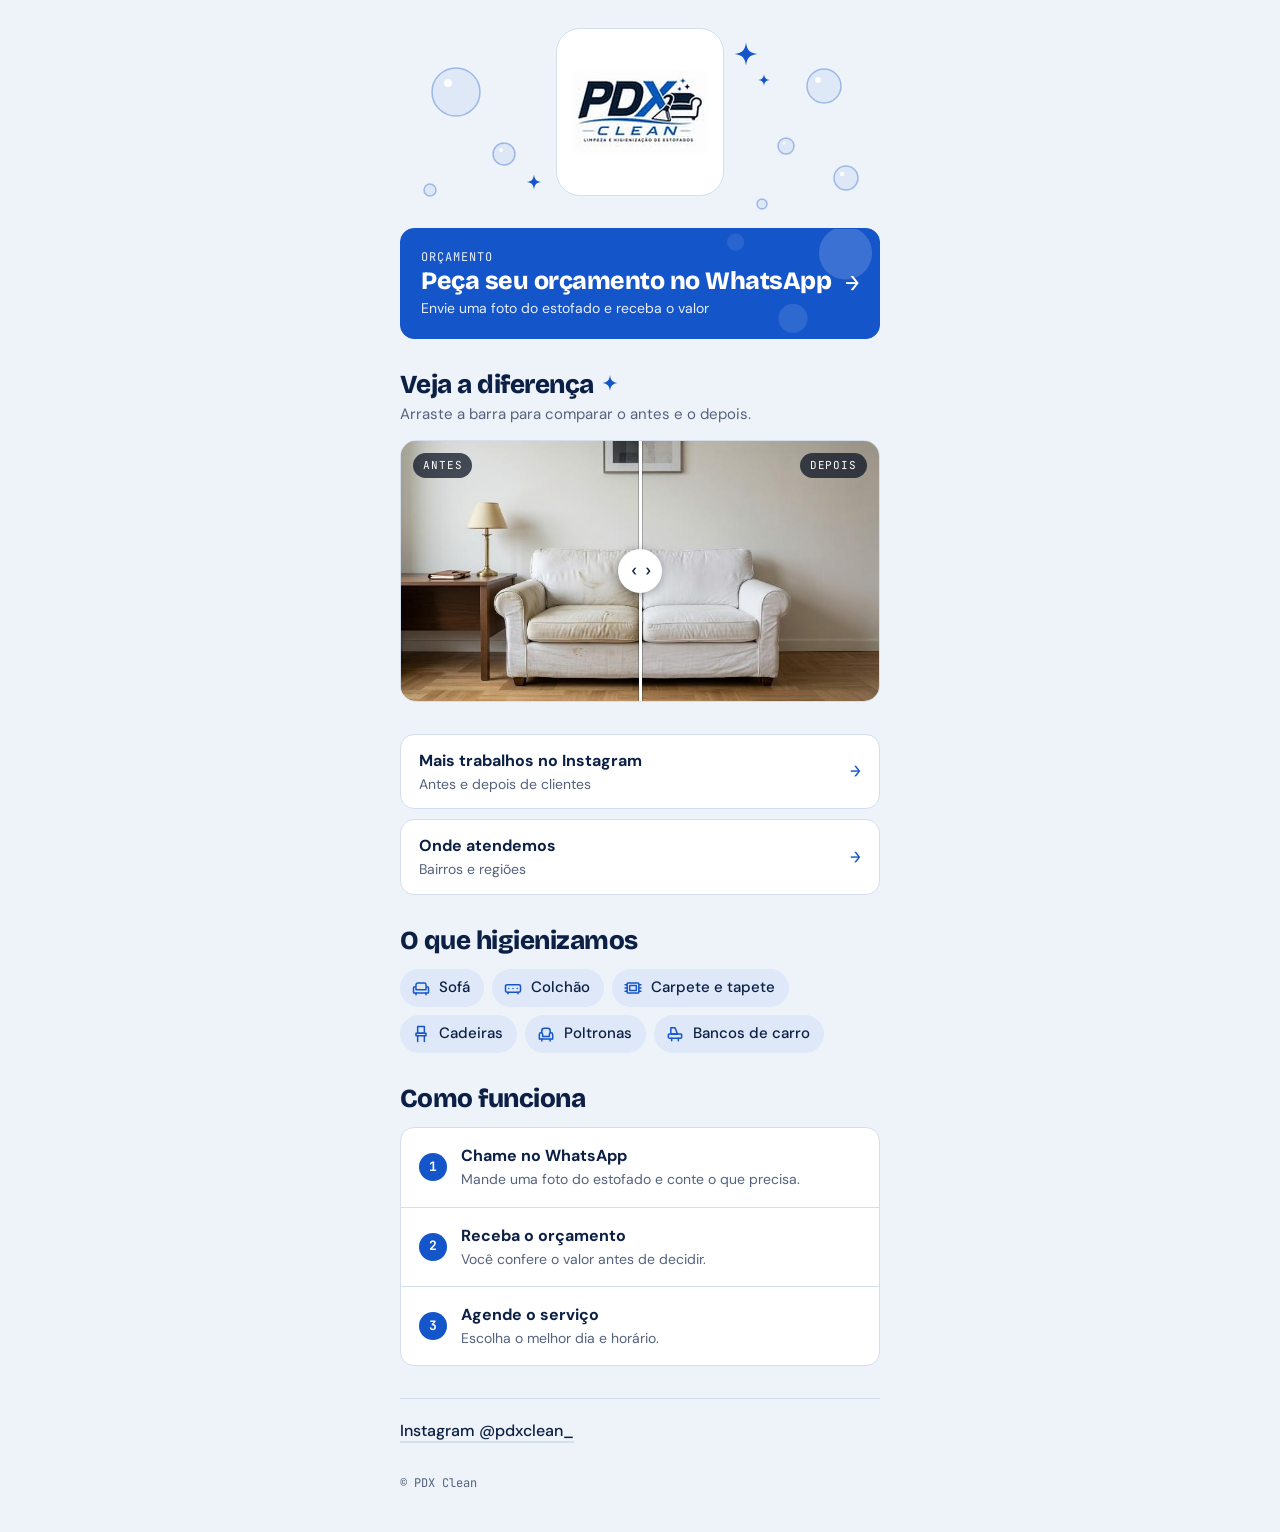
<file: index.html>
<!doctype html>
<html lang="pt-BR">
<head>
<meta charset="utf-8">
<meta name="viewport" content="width=device-width, initial-scale=1, viewport-fit=cover">
<title>PDX Clean | Limpeza e Higienização de Estofados</title>
<meta name="description" content="PDX Clean: limpeza e higienização de sofás, colchões, carpetes, cadeiras, poltronas e bancos de carro. Peça seu orçamento pelo WhatsApp.">
<meta name="theme-color" content="#EEF3FA" media="(prefers-color-scheme: light)">
<meta name="theme-color" content="#08101F" media="(prefers-color-scheme: dark)">
<meta name="color-scheme" content="light dark">
<meta property="og:type" content="website">
<meta property="og:locale" content="pt_BR">
<meta property="og:title" content="PDX Clean | Limpeza e Higienização de Estofados">
<meta property="og:description" content="Veja o antes e depois e peça seu orçamento pelo WhatsApp.">
<meta property="og:image" content="depois.jpg">
<meta name="twitter:card" content="summary_large_image">
<link rel="icon" href="favicon.ico" sizes="any">
<link rel="icon" type="image/png" sizes="32x32" href="favicon-32.png">
<link rel="icon" type="image/png" sizes="192x192" href="favicon-192.png">
<link rel="apple-touch-icon" href="apple-touch-icon.png">
<link rel="preconnect" href="https://fonts.googleapis.com">
<link rel="preconnect" href="https://fonts.gstatic.com" crossorigin>
<link rel="stylesheet" href="https://fonts.googleapis.com/css2?family=Bricolage+Grotesque:opsz,wght@12..96,500;12..96,700;12..96,800&amp;family=DM+Sans:wght@400;500;700&amp;family=JetBrains+Mono:wght@500&amp;display=swap">
<style>
/* PDX Clean - link na bio
 Layout: coluna única de 480px. Logo, botão de orçamento, slider antes/depois, links, serviços, passo a passo, redes */
:root {
  --bg: #EEF3FA;
  --surface: #FFFFFF;
  --ink: #0C1F44;
  --muted: #54627D;
  --line: #D5DEEC;
  --accent: #1456C9;
  --on-accent: #FFFFFF;
  --chip: #DEE8F8;
  --logo-bg: #FFFFFF;
  --font-display: "Bricolage Grotesque", "Arial Black", system-ui, sans-serif;
  --font-body: "DM Sans", system-ui, -apple-system, "Segoe UI", sans-serif;
  --font-mono: "JetBrains Mono", ui-monospace, Menlo, monospace;
}
@media (prefers-color-scheme: dark) {
  :root:not([data-theme="light"]) {
    --bg: #08101F; --surface: #0F1A30; --ink: #E8EEFA; --muted: #92A1BF;
    --line: #1D2C4A; --accent: #5B9BFF; --on-accent: #06101F; --chip: #15233F; color-scheme: dark;
  }
}
:root[data-theme="dark"] {
  --bg: #08101F; --surface: #0F1A30; --ink: #E8EEFA; --muted: #92A1BF;
  --line: #1D2C4A; --accent: #5B9BFF; --on-accent: #06101F; --chip: #15233F; color-scheme: dark;
}

* { box-sizing: border-box; }
body {
  background: var(--bg);
  color: var(--ink);
  font-family: var(--font-body);
  font-size: 16px;
  line-height: 1.45;
  padding-block: 20px 32px;
  padding-left: max(16px, env(safe-area-inset-left, 0px));
  padding-right: max(16px, env(safe-area-inset-right, 0px));
}
main { width: 100%; max-width: 480px; margin-inline: auto; display: flex; flex-direction: column; gap: 32px; }

.brand { margin: 0; position: relative; }
.deco { position: absolute; top: 0; left: 0; width: 100%; height: 190px; overflow: hidden; pointer-events: none; }
.deco svg { display: block; width: 100%; height: 100%; }
.deco .b { fill: var(--accent); fill-opacity: .07; stroke: var(--accent); stroke-opacity: .35; stroke-width: 1.5; }
.deco .h { fill: var(--surface); fill-opacity: .9; }
.deco .s { fill: var(--accent); }
.sr { position: absolute; width: 1px; height: 1px; margin: -1px; padding: 0; overflow: hidden; clip-path: inset(50%); white-space: nowrap; border: 0; }
.logo {
  position: relative; z-index: 1;
  width: 168px; max-width: 100%; aspect-ratio: 1 / 1; margin-inline: auto; padding: 14px;
  background: var(--logo-bg); border: 1px solid var(--line); border-radius: 24px;
  display: grid; place-items: center;
}
.logo img { width: 100%; height: auto; aspect-ratio: 520 / 312; display: block; }

a.link {
  display: flex; align-items: center; justify-content: space-between; gap: 12px;
  min-height: 64px; padding: 14px 18px;
  background: var(--surface); color: var(--ink);
  border: 1px solid var(--line); border-radius: 14px;
  text-decoration: none;
  transition: transform .15s ease, border-color .15s ease;
}
a.link:hover { transform: translateY(-2px); border-color: var(--accent); }
a.link:focus-visible, .social a:focus-visible { outline: 3px solid var(--accent); outline-offset: 3px; }
.txt { min-width: 0; display: flex; flex-direction: column; gap: 2px; }
.title { font-weight: 700; font-size: 16px; }
.sub { font-size: 14px; color: var(--muted); }
.arrow { flex: none; font-family: var(--font-mono); font-size: 18px; color: var(--accent); }

a.link.main {
  background: var(--accent); color: var(--on-accent); border-color: var(--accent);
  min-height: 104px; padding: 20px;
}
a.link.main .title { font-family: var(--font-display); font-size: 25px; font-weight: 800; letter-spacing: -0.02em; line-height: 1.1; text-wrap: balance; }
a.link.main .sub { color: var(--on-accent); opacity: .9; }
a.link.main .arrow { color: var(--on-accent); font-size: 24px; }
a.link.main:hover { border-color: var(--ink); }
a.link.main {
  background-image:
    radial-gradient(circle at 93% 22%, rgba(255,255,255,.16) 0 26px, transparent 27px),
    radial-gradient(circle at 82% 82%, rgba(255,255,255,.11) 0 14px, transparent 15px),
    radial-gradient(circle at 70% 12%, rgba(255,255,255,.09) 0 8px, transparent 9px);
}
a.link.main .arrow { position: relative; }
.tag { font-family: var(--font-mono); font-size: 12px; letter-spacing: .08em; text-transform: uppercase; opacity: .9; }

h2 { margin: 0; font-family: var(--font-display); font-weight: 800; font-size: 26px; letter-spacing: -0.02em; line-height: 1.1; }
.section-head { display: flex; flex-direction: column; gap: 4px; margin-bottom: 14px; }
.section-head p { margin: 0; color: var(--muted); font-size: 15px; }

/* Slider antes e depois */
.ba {
  --pos: 50%;
  position: relative; aspect-ratio: 720 / 393; max-width: 100%;
  border-radius: 16px; overflow: hidden; border: 1px solid var(--line);
  background: var(--surface); user-select: none; -webkit-user-select: none;
}
.ba img { position: absolute; inset: 0; width: 100%; height: 100%; object-fit: cover; display: block; pointer-events: none; }
.ba .before { clip-path: inset(0 calc(100% - var(--pos)) 0 0); }
.ba .label {
  position: absolute; top: 12px; padding: 5px 10px; border-radius: 999px;
  font-family: var(--font-mono); font-size: 11px; letter-spacing: .08em; text-transform: uppercase;
  background: rgba(8, 16, 31, .72); color: #FFFFFF; pointer-events: none;
}
.ba .label.l { left: 12px; }
.ba .label.r { right: 12px; }
.ba .divider {
  position: absolute; top: 0; bottom: 0; left: var(--pos); width: 3px; margin-left: -1.5px;
  background: #FFFFFF; box-shadow: 0 0 0 1px rgba(8, 16, 31, .25); pointer-events: none;
}
.ba .knob {
  position: absolute; top: 50%; left: var(--pos); width: 44px; height: 44px; margin: -22px 0 0 -22px;
  border-radius: 50%; background: #FFFFFF; color: #0C1F44; display: grid; place-items: center;
  font-family: var(--font-mono); font-size: 14px; font-weight: 700; letter-spacing: -1px;
  box-shadow: 0 2px 10px rgba(8, 16, 31, .35); pointer-events: none;
}
.ba input {
  position: absolute; inset: 0; width: 100%; height: 100%; margin: 0; opacity: 0;
  cursor: ew-resize; touch-action: pan-y; -webkit-appearance: none; appearance: none;
}
.ba:focus-within { outline: 3px solid var(--accent); outline-offset: 3px; }

.links { display: flex; flex-direction: column; gap: 10px; padding: 0; margin: 0; list-style: none; }

.chips { display: flex; flex-wrap: wrap; gap: 8px; padding: 0; margin: 0; list-style: none; }
.chips li { display: inline-flex; align-items: center; gap: 8px; padding: 8px 14px 8px 11px; border-radius: 999px; background: var(--chip); font-weight: 500; font-size: 15px; }
.chips svg { flex: none; width: 20px; height: 20px; fill: none; stroke: var(--accent); stroke-width: 1.8; stroke-linecap: round; stroke-linejoin: round; }
.spark { display: inline-block; width: 16px; height: 16px; margin-left: 8px; vertical-align: 2px; fill: var(--accent); }

.steps { display: flex; flex-direction: column; gap: 0; padding: 0; margin: 0; list-style: none; counter-reset: passo; border: 1px solid var(--line); border-radius: 14px; background: var(--surface); }
.steps li { counter-increment: passo; display: flex; gap: 14px; align-items: baseline; padding: 16px 18px; }
.steps li + li { border-top: 1px solid var(--line); }
.steps li::before { content: counter(passo); flex: none; width: 28px; height: 28px; border-radius: 50%; background: var(--accent); color: var(--on-accent); display: grid; place-items: center; font-family: var(--font-mono); font-size: 13px; font-weight: 700; align-self: center; }
.steps b { display: block; font-size: 16px; }
.steps span { color: var(--muted); font-size: 14px; }

.social { display: flex; flex-wrap: wrap; gap: 8px 20px; border-top: 1px solid var(--line); padding-top: 20px; }
.social a { color: var(--ink); font-weight: 500; text-decoration: underline; text-decoration-color: var(--line); text-underline-offset: 5px; text-decoration-thickness: 2px; }
.social a:hover { text-decoration-color: var(--accent); }
footer { font-family: var(--font-mono); font-size: 12px; color: var(--muted); }

@media (prefers-reduced-motion: reduce) { a.link { transition: none; } a.link:hover { transform: none; } }
</style>
</head>
<body>
<main>
  <header class="brand">
    <div class="deco" aria-hidden="true">
      <svg width="480" height="190" viewBox="0 0 480 190" preserveAspectRatio="xMidYMin slice" focusable="false">
        <circle class="b" cx="56" cy="64" r="24"/><circle class="h" cx="48" cy="55" r="4"/>
        <circle class="b" cx="104" cy="126" r="11"/><circle class="h" cx="101" cy="122" r="2"/>
        <circle class="b" cx="30" cy="162" r="6"/>
        <circle class="b" cx="424" cy="58" r="17"/><circle class="h" cx="418" cy="52" r="3"/>
        <circle class="b" cx="386" cy="118" r="8"/><circle class="h" cx="384" cy="115" r="1.6"/>
        <circle class="b" cx="446" cy="150" r="12"/><circle class="h" cx="442" cy="146" r="2.2"/>
        <circle class="b" cx="362" cy="176" r="5"/>
        <path class="s" transform="translate(346 26) scale(1.15)" d="M0-10C1-3 3-1 10 0 3 1 1 3 0 10-1 3-3 1-10 0-3-1-1-3 0-10z"/>
        <path class="s" transform="translate(364 52) scale(.6)" d="M0-10C1-3 3-1 10 0 3 1 1 3 0 10-1 3-3 1-10 0-3-1-1-3 0-10z"/>
        <path class="s" transform="translate(134 154) scale(.75)" d="M0-10C1-3 3-1 10 0 3 1 1 3 0 10-1 3-3 1-10 0-3-1-1-3 0-10z"/>
      </svg>
    </div>
    <h1 class="sr">PDX Clean, limpeza e higienização de estofados</h1>
    <div class="logo"><img src="logo.png" fetchpriority="high" decoding="async" alt="PDX Clean, limpeza e higienização de estofados" width="520" height="312"></div>
  </header>

  <a class="link main" href="https://w.app/pdxclean" target="_blank" rel="noopener">
    <span class="txt">
      <span class="tag">Orçamento</span>
      <span class="title">Peça seu orçamento no WhatsApp</span>
      <span class="sub">Envie uma foto do estofado e receba o valor</span>
    </span>
    <span class="arrow" aria-hidden="true">→</span>
  </a>

  <section aria-labelledby="diferenca">
    <div class="section-head">
      <h2 id="diferenca">Veja a diferença<svg class="spark" width="16" height="16" viewBox="-10 -10 20 20" aria-hidden="true" focusable="false"><path d="M0-10C1-3 3-1 10 0 3 1 1 3 0 10-1 3-3 1-10 0-3-1-1-3 0-10z"/></svg></h2>
      <p>Arraste a barra para comparar o antes e o depois.</p>
    </div>
    <div class="ba" id="ba">
      <img class="after" loading="lazy" decoding="async" src="depois.jpg" alt="Sofá branco limpo, depois da higienização" width="720" height="393">
      <img class="before" loading="lazy" decoding="async" src="antes.jpg" alt="Sofá branco com manchas, antes da higienização" width="720" height="393">
      <span class="label l">Antes</span>
      <span class="label r">Depois</span>
      <span class="divider" aria-hidden="true"></span>
      <span class="knob" aria-hidden="true">‹ ›</span>
      <input id="ba-range" type="range" min="0" max="100" value="50" step="1" aria-label="Comparar antes e depois do sofá">
    </div>
  </section>

  <ul class="links">
    <li>
      <a class="link" href="https://www.instagram.com/pdxclean_/" target="_blank" rel="noopener">
        <span class="txt"><span class="title">Mais trabalhos no Instagram</span><span class="sub">Antes e depois de clientes</span></span>
        <span class="arrow" aria-hidden="true">→</span>
      </a>
    </li>
    <li>
      <a class="link" href="https://www.google.com/maps/place/Guaratiba,+Rio+de+Janeiro+-+RJ/@-22.9923371,-43.6517596,12.64z/data=!4m6!3m5!1s0x9bef0baeaeecdf:0x334a9683450ee4d9!8m2!3d-22.9611952!4d-43.6120746!16zL20vMDdqODRq?entry=ttu&amp;g_ep=EgoyMDI2MTAyMC4wIKXMDSoASAFQAw%3D%3D" target="_blank" rel="noopener">
        <span class="txt"><span class="title">Onde atendemos</span><span class="sub">Bairros e regiões</span></span>
        <span class="arrow" aria-hidden="true">→</span>
      </a>
    </li>
  </ul>

  <section aria-labelledby="servicos">
    <div class="section-head"><h2 id="servicos">O que higienizamos</h2></div>
    <ul class="chips">
      <li><svg width="20" height="20" viewBox="0 0 24 24" aria-hidden="true" focusable="false"><path d="M6 10V8a2 2 0 0 1 2-2h8a2 2 0 0 1 2 2v2"/><path d="M3 12a1.5 1.5 0 0 1 3 0v2h12v-2a1.5 1.5 0 0 1 3 0v5a1 1 0 0 1-1 1H4a1 1 0 0 1-1-1z"/><path d="M6 18v2M18 18v2"/></svg>Sofá</li>
      <li><svg width="20" height="20" viewBox="0 0 24 24" aria-hidden="true" focusable="false"><rect x="3" y="8" width="18" height="9" rx="2"/><path d="M7 12.5h.01M12 12.5h.01M17 12.5h.01"/><path d="M6 17v2M18 17v2"/></svg>Colchão</li>
      <li><svg width="20" height="20" viewBox="0 0 24 24" aria-hidden="true" focusable="false"><rect x="5" y="6" width="14" height="12" rx="1"/><rect x="8" y="9" width="8" height="6" rx=".5"/><path d="M2.5 8H5M2.5 12H5M2.5 16H5M19 8h2.5M19 12h2.5M19 16h2.5"/></svg>Carpete e tapete</li>
      <li><svg width="20" height="20" viewBox="0 0 24 24" aria-hidden="true" focusable="false"><path d="M8 3h8v8H8z"/><path d="M6 11h12v3H6z"/><path d="M8 14v7M16 14v7"/></svg>Cadeiras</li>
      <li><svg width="20" height="20" viewBox="0 0 24 24" aria-hidden="true" focusable="false"><path d="M7 10V8a3 3 0 0 1 3-3h4a3 3 0 0 1 3 3v2"/><path d="M4 12.5a2 2 0 0 1 4 0V15h8v-2.5a2 2 0 0 1 4 0V18H4z"/><path d="M7 18v2.5M17 18v2.5"/></svg>Poltronas</li>
      <li><svg width="20" height="20" viewBox="0 0 24 24" aria-hidden="true" focusable="false"><path d="M7 4.5h5l3 7.5H7z"/><path d="M5 12h14a1 1 0 0 1 1 1v2.5a1.5 1.5 0 0 1-1.5 1.5h-13A1.5 1.5 0 0 1 4 15.5V13a1 1 0 0 1 1-1z"/><path d="M8 17v3M16 17v3"/></svg>Bancos de carro</li>
    </ul>
  </section>

  <section aria-labelledby="como">
    <div class="section-head"><h2 id="como">Como funciona</h2></div>
    <ol class="steps">
      <li><div><b>Chame no WhatsApp</b><span>Mande uma foto do estofado e conte o que precisa.</span></div></li>
      <li><div><b>Receba o orçamento</b><span>Você confere o valor antes de decidir.</span></div></li>
      <li><div><b>Agende o serviço</b><span>Escolha o melhor dia e horário.</span></div></li>
    </ol>
  </section>

  <nav class="social" aria-label="Redes sociais">
    <a href="https://www.instagram.com/pdxclean_/" target="_blank" rel="noopener">Instagram @pdxclean_</a>
  </nav>

  <footer>© PDX Clean</footer>
</main>
<script>
(function () {
  var box = document.getElementById('ba');
  var range = document.getElementById('ba-range');
  function set() { box.style.setProperty('--pos', range.value + '%'); }
  range.addEventListener('input', set);
  set();
})();
</script>
</body>
</html>
</file>
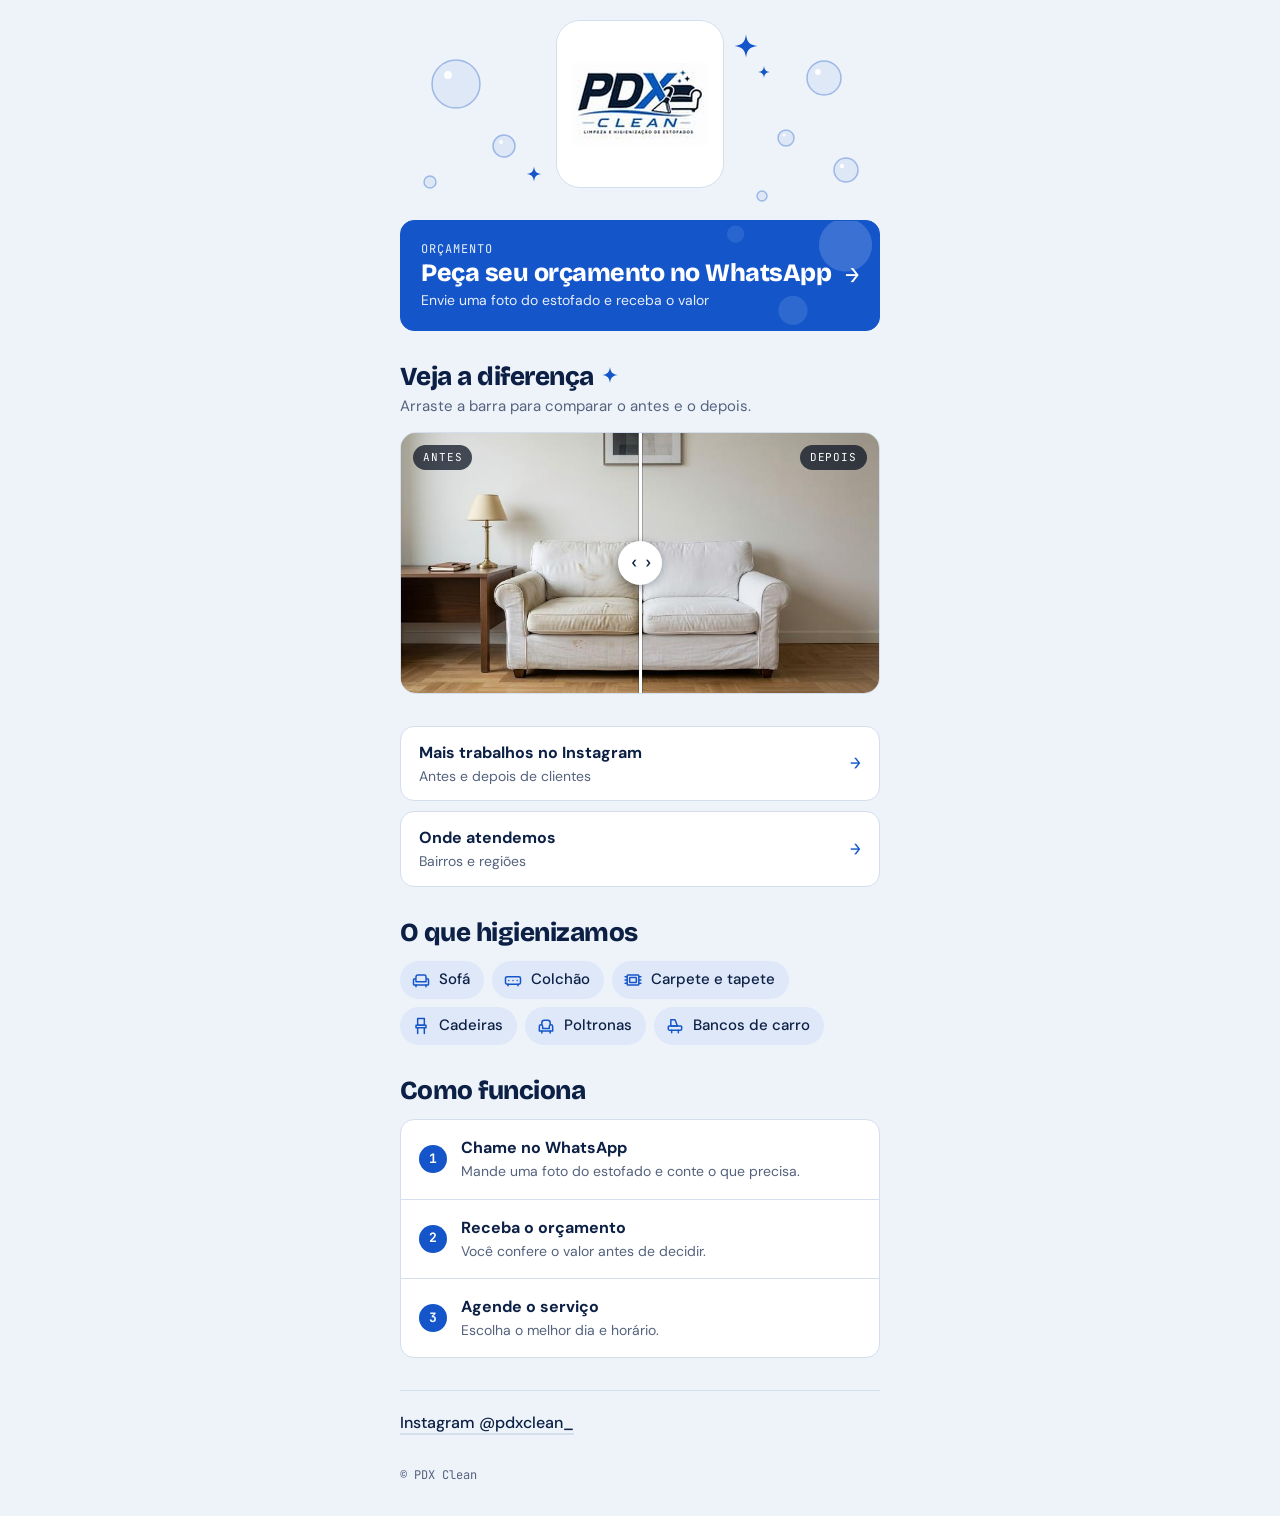
<file: Link na Bio.html>
<!doctype html><html><head><meta charset=utf8><meta name=viewport content="width=device-width,initial-scale=1,viewport-fit=cover"><style>:root{color-scheme:light;box-sizing:border-box;padding-top:env(safe-area-inset-top,0px);padding-bottom:env(safe-area-inset-bottom,0px)}html{scroll-padding-top:env(safe-area-inset-top,0px)}body{margin:0;padding:0;font:14px -apple-system,BlinkMacSystemFont,sans-serif;background:#fff;color:#000}img{max-width:100%}[hidden]:not([hidden=until-found i]){display:none!important}</style></head><body>
<title>Link na Bio</title>
<meta name="claude:viewport-fit-sides" content="cover">
<link rel="preconnect" href="https://fonts.googleapis.com">
<link rel="preconnect" href="https://fonts.gstatic.com" crossorigin>
<link rel="stylesheet" href="https://fonts.googleapis.com/css2?family=Bricolage+Grotesque:opsz,wght@12..96,500;12..96,700;12..96,800&family=DM+Sans:wght@400;500;700&family=JetBrains+Mono:wght@500&display=swap">
<style>
  /* Layout: coluna única de 480px. Marca e logo, botão de orçamento, slider antes/depois, links, serviços, passo a passo, redes */
  :root {
    --bg: #EEF3FA;
    --surface: #FFFFFF;
    --ink: #0C1F44;
    --muted: #54627D;
    --line: #D5DEEC;
    --accent: #1456C9;
    --on-accent: #FFFFFF;
    --chip: #DEE8F8;
    --logo-bg: #FFFFFF;
    --font-display: "Bricolage Grotesque", "Arial Black", system-ui, sans-serif;
    --font-body: "DM Sans", system-ui, -apple-system, "Segoe UI", sans-serif;
    --font-mono: "JetBrains Mono", ui-monospace, Menlo, monospace;
  }
  @media (prefers-color-scheme: dark) {
    :root:not([data-theme="light"]) {
      --bg: #08101F; --surface: #0F1A30; --ink: #E8EEFA; --muted: #92A1BF;
      --line: #1D2C4A; --accent: #5B9BFF; --on-accent: #06101F; --chip: #15233F; color-scheme: dark;
    }
  }
  :root[data-theme="dark"] {
    --bg: #08101F; --surface: #0F1A30; --ink: #E8EEFA; --muted: #92A1BF;
    --line: #1D2C4A; --accent: #5B9BFF; --on-accent: #06101F; --chip: #15233F; color-scheme: dark;
  }

  * { box-sizing: border-box; }
  body {
    background: var(--bg);
    color: var(--ink);
    font-family: var(--font-body);
    font-size: 16px;
    line-height: 1.45;
    padding-block: 20px 32px;
    padding-left: max(16px, env(safe-area-inset-left, 0px));
    padding-right: max(16px, env(safe-area-inset-right, 0px));
  }
  main { width: 100%; max-width: 480px; margin-inline: auto; display: flex; flex-direction: column; gap: 32px; }

  .brand { margin: 0; position: relative; }
  .deco { position: absolute; top: 0; left: 0; width: 100%; height: 190px; overflow: hidden; pointer-events: none; }
  .deco svg { display: block; width: 100%; height: 100%; }
  .deco .b { fill: var(--accent); fill-opacity: .07; stroke: var(--accent); stroke-opacity: .35; stroke-width: 1.5; }
  .deco .h { fill: var(--surface); fill-opacity: .9; }
  .deco .s { fill: var(--accent); }
  .sr { position: absolute; width: 1px; height: 1px; margin: -1px; padding: 0; overflow: hidden; clip-path: inset(50%); white-space: nowrap; border: 0; }
  .logo {
    position: relative; z-index: 1;
    width: 168px; max-width: 100%; aspect-ratio: 1 / 1; margin-inline: auto; padding: 14px;
    background: var(--logo-bg); border: 1px solid var(--line); border-radius: 24px;
    display: grid; place-items: center;
  }
  .logo img { width: 100%; height: auto; aspect-ratio: 520 / 312; display: block; }

  a.link {
    display: flex; align-items: center; justify-content: space-between; gap: 12px;
    min-height: 64px; padding: 14px 18px;
    background: var(--surface); color: var(--ink);
    border: 1px solid var(--line); border-radius: 14px;
    text-decoration: none;
    transition: transform .15s ease, border-color .15s ease;
  }
  a.link:hover { transform: translateY(-2px); border-color: var(--accent); }
  a.link:focus-visible, .social a:focus-visible { outline: 3px solid var(--accent); outline-offset: 3px; }
  .txt { min-width: 0; display: flex; flex-direction: column; gap: 2px; }
  .title { font-weight: 700; font-size: 16px; }
  .sub { font-size: 14px; color: var(--muted); }
  .arrow { flex: none; font-family: var(--font-mono); font-size: 18px; color: var(--accent); }

  a.link.main {
    background: var(--accent); color: var(--on-accent); border-color: var(--accent);
    min-height: 104px; padding: 20px;
  }
  a.link.main .title { font-family: var(--font-display); font-size: 25px; font-weight: 800; letter-spacing: -0.02em; line-height: 1.1; text-wrap: balance; }
  a.link.main .sub { color: var(--on-accent); opacity: .9; }
  a.link.main .arrow { color: var(--on-accent); font-size: 24px; }
  a.link.main:hover { border-color: var(--ink); }
  a.link.main {
    background-image:
      radial-gradient(circle at 93% 22%, rgba(255,255,255,.16) 0 26px, transparent 27px),
      radial-gradient(circle at 82% 82%, rgba(255,255,255,.11) 0 14px, transparent 15px),
      radial-gradient(circle at 70% 12%, rgba(255,255,255,.09) 0 8px, transparent 9px);
  }
  a.link.main .arrow { position: relative; }
  .tag { font-family: var(--font-mono); font-size: 12px; letter-spacing: .08em; text-transform: uppercase; opacity: .9; }

  h2 { margin: 0; font-family: var(--font-display); font-weight: 800; font-size: 26px; letter-spacing: -0.02em; line-height: 1.1; }
  .section-head { display: flex; flex-direction: column; gap: 4px; margin-bottom: 14px; }
  .section-head p { margin: 0; color: var(--muted); font-size: 15px; }

  /* Slider antes e depois */
  .ba {
    --pos: 50%;
    position: relative; aspect-ratio: 720 / 393; max-width: 100%;
    border-radius: 16px; overflow: hidden; border: 1px solid var(--line);
    background: var(--surface); user-select: none; -webkit-user-select: none;
  }
  .ba img { position: absolute; inset: 0; width: 100%; height: 100%; object-fit: cover; display: block; pointer-events: none; }
  .ba .before { clip-path: inset(0 calc(100% - var(--pos)) 0 0); }
  .ba .label {
    position: absolute; top: 12px; padding: 5px 10px; border-radius: 999px;
    font-family: var(--font-mono); font-size: 11px; letter-spacing: .08em; text-transform: uppercase;
    background: rgba(8, 16, 31, .72); color: #FFFFFF; pointer-events: none;
  }
  .ba .label.l { left: 12px; }
  .ba .label.r { right: 12px; }
  .ba .divider {
    position: absolute; top: 0; bottom: 0; left: var(--pos); width: 3px; margin-left: -1.5px;
    background: #FFFFFF; box-shadow: 0 0 0 1px rgba(8, 16, 31, .25); pointer-events: none;
  }
  .ba .knob {
    position: absolute; top: 50%; left: var(--pos); width: 44px; height: 44px; margin: -22px 0 0 -22px;
    border-radius: 50%; background: #FFFFFF; color: #0C1F44; display: grid; place-items: center;
    font-family: var(--font-mono); font-size: 14px; font-weight: 700; letter-spacing: -1px;
    box-shadow: 0 2px 10px rgba(8, 16, 31, .35); pointer-events: none;
  }
  .ba input {
    position: absolute; inset: 0; width: 100%; height: 100%; margin: 0; opacity: 0;
    cursor: ew-resize; touch-action: pan-y; -webkit-appearance: none; appearance: none;
  }
  .ba:focus-within { outline: 3px solid var(--accent); outline-offset: 3px; }

  .links { display: flex; flex-direction: column; gap: 10px; padding: 0; margin: 0; list-style: none; }

  .chips { display: flex; flex-wrap: wrap; gap: 8px; padding: 0; margin: 0; list-style: none; }
  .chips li { display: inline-flex; align-items: center; gap: 8px; padding: 8px 14px 8px 11px; border-radius: 999px; background: var(--chip); font-weight: 500; font-size: 15px; }
  .chips svg { flex: none; width: 20px; height: 20px; fill: none; stroke: var(--accent); stroke-width: 1.8; stroke-linecap: round; stroke-linejoin: round; }
  .spark { display: inline-block; width: 16px; height: 16px; margin-left: 8px; vertical-align: 2px; fill: var(--accent); }

  .steps { display: flex; flex-direction: column; gap: 0; padding: 0; margin: 0; list-style: none; counter-reset: passo; border: 1px solid var(--line); border-radius: 14px; background: var(--surface); }
  .steps li { counter-increment: passo; display: flex; gap: 14px; align-items: baseline; padding: 16px 18px; }
  .steps li + li { border-top: 1px solid var(--line); }
  .steps li::before { content: counter(passo); flex: none; width: 28px; height: 28px; border-radius: 50%; background: var(--accent); color: var(--on-accent); display: grid; place-items: center; font-family: var(--font-mono); font-size: 13px; font-weight: 700; align-self: center; }
  .steps b { display: block; font-size: 16px; }
  .steps span { color: var(--muted); font-size: 14px; }

  .social { display: flex; flex-wrap: wrap; gap: 8px 20px; border-top: 1px solid var(--line); padding-top: 20px; }
  .social a { color: var(--ink); font-weight: 500; text-decoration: underline; text-decoration-color: var(--line); text-underline-offset: 5px; text-decoration-thickness: 2px; }
  .social a:hover { text-decoration-color: var(--accent); }
  footer { font-family: var(--font-mono); font-size: 12px; color: var(--muted); }

  @media (prefers-reduced-motion: reduce) { a.link { transition: none; } a.link:hover { transform: none; } }
</style>

<main>
  <header class="brand">
    <div class="deco" aria-hidden="true">
      <svg viewBox="0 0 480 190" preserveAspectRatio="xMidYMin slice" focusable="false">
        <circle class="b" cx="56" cy="64" r="24"/><circle class="h" cx="48" cy="55" r="4"/>
        <circle class="b" cx="104" cy="126" r="11"/><circle class="h" cx="101" cy="122" r="2"/>
        <circle class="b" cx="30" cy="162" r="6"/>
        <circle class="b" cx="424" cy="58" r="17"/><circle class="h" cx="418" cy="52" r="3"/>
        <circle class="b" cx="386" cy="118" r="8"/><circle class="h" cx="384" cy="115" r="1.6"/>
        <circle class="b" cx="446" cy="150" r="12"/><circle class="h" cx="442" cy="146" r="2.2"/>
        <circle class="b" cx="362" cy="176" r="5"/>
        <path class="s" transform="translate(346 26) scale(1.15)" d="M0-10C1-3 3-1 10 0 3 1 1 3 0 10-1 3-3 1-10 0-3-1-1-3 0-10z"/>
        <path class="s" transform="translate(364 52) scale(.6)" d="M0-10C1-3 3-1 10 0 3 1 1 3 0 10-1 3-3 1-10 0-3-1-1-3 0-10z"/>
        <path class="s" transform="translate(134 154) scale(.75)" d="M0-10C1-3 3-1 10 0 3 1 1 3 0 10-1 3-3 1-10 0-3-1-1-3 0-10z"/>
      </svg>
    </div>
    <h1 class="sr">PDX Clean, limpeza e higienização de estofados</h1>
    <div class="logo"><img src="[data-uri]" alt="PDX Clean, limpeza e higienização de estofados" width="520" height="312"></div>
  </header>

  <a class="link main" href="https://w.app/pdxclean" target="_blank" rel="noopener">
    <span class="txt">
      <span class="tag">Orçamento</span>
      <span class="title">Peça seu orçamento no WhatsApp</span>
      <span class="sub">Envie uma foto do estofado e receba o valor</span>
    </span>
    <span class="arrow" aria-hidden="true">→</span>
  </a>

  <section aria-labelledby="diferenca">
    <div class="section-head">
      <h2 id="diferenca">Veja a diferença<svg class="spark" viewBox="-10 -10 20 20" aria-hidden="true" focusable="false"><path d="M0-10C1-3 3-1 10 0 3 1 1 3 0 10-1 3-3 1-10 0-3-1-1-3 0-10z"/></svg></h2>
      <p>Arraste a barra para comparar o antes e o depois.</p>
    </div>
    <div class="ba" id="ba">
      <img class="after" src="[data-uri]" alt="Sofá branco limpo, depois da higienização" width="720" height="393">
      <img class="before" src="[data-uri]" alt="Sofá branco com manchas, antes da higienização" width="720" height="393">
      <span class="label l">Antes</span>
      <span class="label r">Depois</span>
      <span class="divider" aria-hidden="true"></span>
      <span class="knob" aria-hidden="true">‹ ›</span>
      <input id="ba-range" type="range" min="0" max="100" value="50" step="1" aria-label="Comparar antes e depois do sofá">
    </div>
  </section>

  <ul class="links">
    <li>
      <a class="link" href="https://www.instagram.com/pdxclean_/" target="_blank" rel="noopener">
        <span class="txt"><span class="title">Mais trabalhos no Instagram</span><span class="sub">Antes e depois de clientes</span></span>
        <span class="arrow" aria-hidden="true">→</span>
      </a>
    </li>
    <li>
      <a class="link" href="https://www.google.com/maps/place/Guaratiba,+Rio+de+Janeiro+-+RJ/@-22.9923371,-43.6517596,12.64z/data=!4m6!3m5!1s0x9bef0baeaeecdf:0x334a9683450ee4d9!8m2!3d-22.9611952!4d-43.6120746!16zL20vMDdqODRq?entry=ttu&amp;g_ep=EgoyMDI2MTAyMC4wIKXMDSoASAFQAw%3D%3D" target="_blank" rel="noopener">
        <span class="txt"><span class="title">Onde atendemos</span><span class="sub">Bairros e regiões</span></span>
        <span class="arrow" aria-hidden="true">→</span>
      </a>
    </li>
  </ul>

  <section aria-labelledby="servicos">
    <div class="section-head"><h2 id="servicos">O que higienizamos</h2></div>
    <ul class="chips">
      <li><svg viewBox="0 0 24 24" aria-hidden="true" focusable="false"><path d="M6 10V8a2 2 0 0 1 2-2h8a2 2 0 0 1 2 2v2"/><path d="M3 12a1.5 1.5 0 0 1 3 0v2h12v-2a1.5 1.5 0 0 1 3 0v5a1 1 0 0 1-1 1H4a1 1 0 0 1-1-1z"/><path d="M6 18v2M18 18v2"/></svg>Sofá</li>
      <li><svg viewBox="0 0 24 24" aria-hidden="true" focusable="false"><rect x="3" y="8" width="18" height="9" rx="2"/><path d="M7 12.5h.01M12 12.5h.01M17 12.5h.01"/><path d="M6 17v2M18 17v2"/></svg>Colchão</li>
      <li><svg viewBox="0 0 24 24" aria-hidden="true" focusable="false"><rect x="5" y="6" width="14" height="12" rx="1"/><rect x="8" y="9" width="8" height="6" rx=".5"/><path d="M2.5 8H5M2.5 12H5M2.5 16H5M19 8h2.5M19 12h2.5M19 16h2.5"/></svg>Carpete e tapete</li>
      <li><svg viewBox="0 0 24 24" aria-hidden="true" focusable="false"><path d="M8 3h8v8H8z"/><path d="M6 11h12v3H6z"/><path d="M8 14v7M16 14v7"/></svg>Cadeiras</li>
      <li><svg viewBox="0 0 24 24" aria-hidden="true" focusable="false"><path d="M7 10V8a3 3 0 0 1 3-3h4a3 3 0 0 1 3 3v2"/><path d="M4 12.5a2 2 0 0 1 4 0V15h8v-2.5a2 2 0 0 1 4 0V18H4z"/><path d="M7 18v2.5M17 18v2.5"/></svg>Poltronas</li>
      <li><svg viewBox="0 0 24 24" aria-hidden="true" focusable="false"><path d="M7 4.5h5l3 7.5H7z"/><path d="M5 12h14a1 1 0 0 1 1 1v2.5a1.5 1.5 0 0 1-1.5 1.5h-13A1.5 1.5 0 0 1 4 15.5V13a1 1 0 0 1 1-1z"/><path d="M8 17v3M16 17v3"/></svg>Bancos de carro</li>
    </ul>
  </section>

  <section aria-labelledby="como">
    <div class="section-head"><h2 id="como">Como funciona</h2></div>
    <ol class="steps">
      <li><div><b>Chame no WhatsApp</b><span>Mande uma foto do estofado e conte o que precisa.</span></div></li>
      <li><div><b>Receba o orçamento</b><span>Você confere o valor antes de decidir.</span></div></li>
      <li><div><b>Agende o serviço</b><span>Escolha o melhor dia e horário.</span></div></li>
    </ol>
  </section>

  <nav class="social" aria-label="Redes sociais">
    <a href="https://www.instagram.com/pdxclean_/" target="_blank" rel="noopener">Instagram @pdxclean_</a>
  </nav>

  <footer>© PDX Clean</footer>
</main>

<script>
  (function () {
    var box = document.getElementById('ba');
    var range = document.getElementById('ba-range');
    function set() { box.style.setProperty('--pos', range.value + '%'); }
    range.addEventListener('input', set);
    set();
  })();
</script>

</body></html>
</file>
